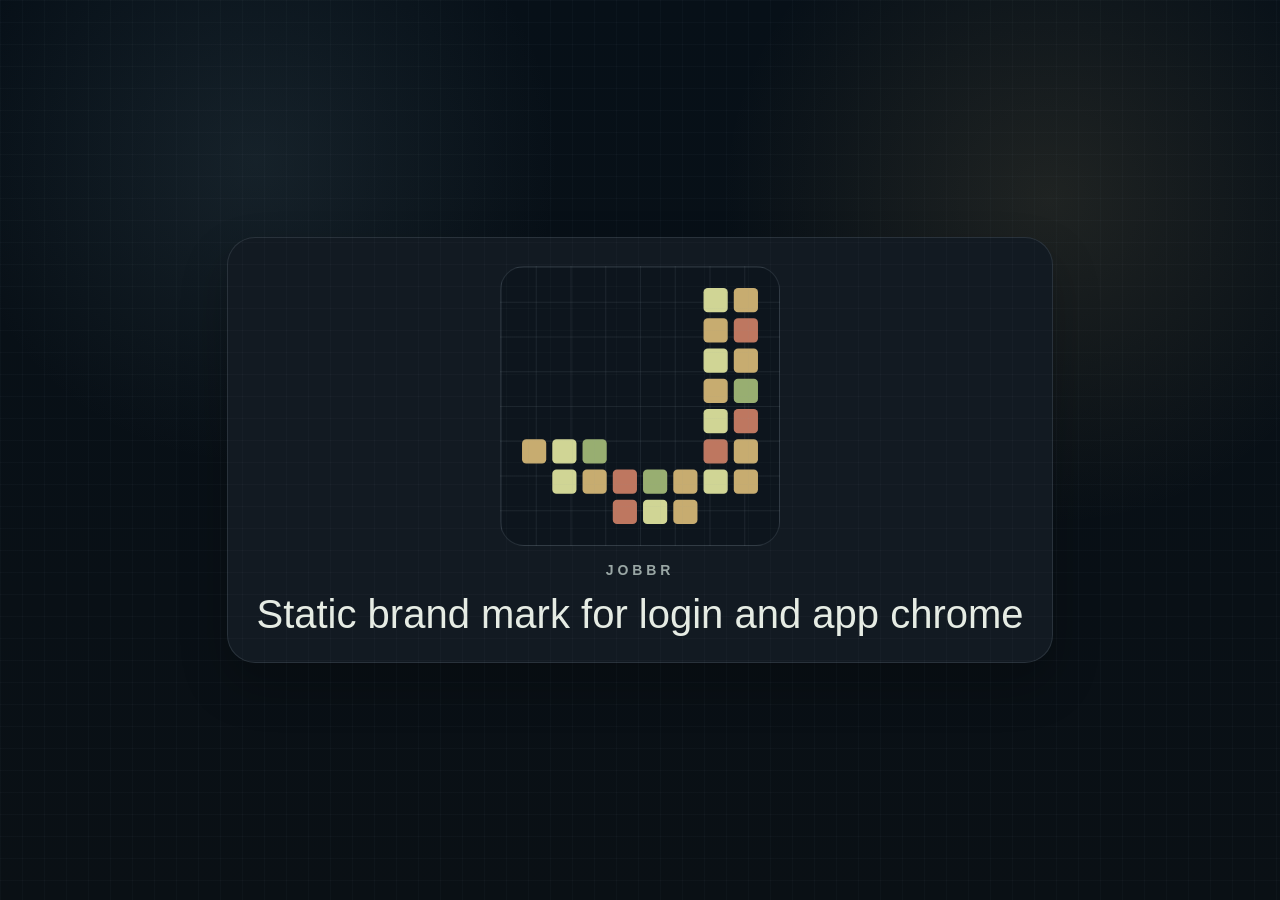
<file: src/pages/logo.html>
<!DOCTYPE html>
<html lang="en">
<head>
  <meta charset="UTF-8" />
  <meta name="viewport" content="width=device-width, initial-scale=1.0" />
  <title>jobbr Logo</title>
  <style>
    :root {
      --bg: #0a1015;
      --panel: #121a22;
      --panel-border: rgba(142, 159, 170, 0.18);
      --grid: rgba(142, 159, 170, 0.12);
      --text: #e6ece4;
      --muted: #9aa7a5;
      --pixel-a: #d0d595;
      --pixel-b: #c7ac70;
      --pixel-c: #be7760;
      --pixel-d: #98ae71;
    }

    * { box-sizing: border-box; }

    html, body {
      margin: 0;
      min-height: 100%;
      background:
        radial-gradient(circle at 20% 18%, rgba(107, 139, 151, 0.14), transparent 24%),
        radial-gradient(circle at 82% 22%, rgba(199, 172, 112, 0.12), transparent 26%),
        linear-gradient(180deg, #071018 0%, var(--bg) 100%);
      font-family: "Fira Sans", sans-serif;
    }

    body::before {
      content: "";
      position: fixed;
      inset: 0;
      background:
        linear-gradient(var(--grid) 1px, transparent 1px),
        linear-gradient(90deg, var(--grid) 1px, transparent 1px);
      background-size: 22px 22px;
      pointer-events: none;
      opacity: 0.34;
    }

    .wrap {
      min-height: 100vh;
      display: grid;
      place-items: center;
      padding: 32px;
    }

    .stage {
      display: grid;
      justify-items: center;
      gap: 16px;
      padding: 28px;
      border-radius: 28px;
      background: var(--panel);
      border: 1px solid var(--panel-border);
      box-shadow: 0 22px 48px rgba(0, 0, 0, 0.24);
    }

    .board {
      width: min(44vw, 280px);
      aspect-ratio: 1;
      display: grid;
      place-items: center;
      padding: 18px;
      border-radius: 24px;
      border: 1px solid var(--panel-border);
      background:
        linear-gradient(var(--grid) 1px, transparent 1px),
        linear-gradient(90deg, var(--grid) 1px, transparent 1px),
        #0d151d;
      background-size: calc(100% / 8) calc(100% / 8);
    }

    svg {
      width: 100%;
      height: 100%;
    }

    .caption {
      margin: 0;
      text-align: center;
      font-size: 14px;
      font-weight: 600;
      letter-spacing: 0.28em;
      text-transform: uppercase;
      color: var(--muted);
    }

    .subtle {
      margin: 0;
      color: var(--text);
      font-size: clamp(28px, 4vw, 40px);
      line-height: 1;
    }

    .pixel-a { fill: var(--pixel-a); }
    .pixel-b { fill: var(--pixel-b); }
    .pixel-c { fill: var(--pixel-c); }
    .pixel-d { fill: var(--pixel-d); }
  </style>
</head>
<body>
  <div class="wrap">
    <div class="stage">
      <div class="board" aria-label="Pixel block J logo">
        <svg viewBox="0 0 80 80" role="img" aria-hidden="true">
          <rect class="pixel-a" x="61" y="1" width="8" height="8" rx="1.4"/>
          <rect class="pixel-b" x="71" y="1" width="8" height="8" rx="1.4"/>
          <rect class="pixel-b" x="61" y="11" width="8" height="8" rx="1.4"/>
          <rect class="pixel-c" x="71" y="11" width="8" height="8" rx="1.4"/>
          <rect class="pixel-a" x="61" y="21" width="8" height="8" rx="1.4"/>
          <rect class="pixel-b" x="71" y="21" width="8" height="8" rx="1.4"/>
          <rect class="pixel-b" x="61" y="31" width="8" height="8" rx="1.4"/>
          <rect class="pixel-d" x="71" y="31" width="8" height="8" rx="1.4"/>
          <rect class="pixel-a" x="61" y="41" width="8" height="8" rx="1.4"/>
          <rect class="pixel-c" x="71" y="41" width="8" height="8" rx="1.4"/>
          <rect class="pixel-b" x="1" y="51" width="8" height="8" rx="1.4"/>
          <rect class="pixel-a" x="11" y="51" width="8" height="8" rx="1.4"/>
          <rect class="pixel-d" x="21" y="51" width="8" height="8" rx="1.4"/>
          <rect class="pixel-c" x="61" y="51" width="8" height="8" rx="1.4"/>
          <rect class="pixel-b" x="71" y="51" width="8" height="8" rx="1.4"/>
          <rect class="pixel-a" x="11" y="61" width="8" height="8" rx="1.4"/>
          <rect class="pixel-b" x="21" y="61" width="8" height="8" rx="1.4"/>
          <rect class="pixel-c" x="31" y="61" width="8" height="8" rx="1.4"/>
          <rect class="pixel-d" x="41" y="61" width="8" height="8" rx="1.4"/>
          <rect class="pixel-b" x="51" y="61" width="8" height="8" rx="1.4"/>
          <rect class="pixel-a" x="61" y="61" width="8" height="8" rx="1.4"/>
          <rect class="pixel-b" x="71" y="61" width="8" height="8" rx="1.4"/>
          <rect class="pixel-c" x="31" y="71" width="8" height="8" rx="1.4"/>
          <rect class="pixel-a" x="41" y="71" width="8" height="8" rx="1.4"/>
          <rect class="pixel-b" x="51" y="71" width="8" height="8" rx="1.4"/>
        </svg>
      </div>
      <p class="caption">jobbr</p>
      <p class="subtle">Static brand mark for login and app chrome</p>
    </div>
  </div>
</body>
</html>
</file>
